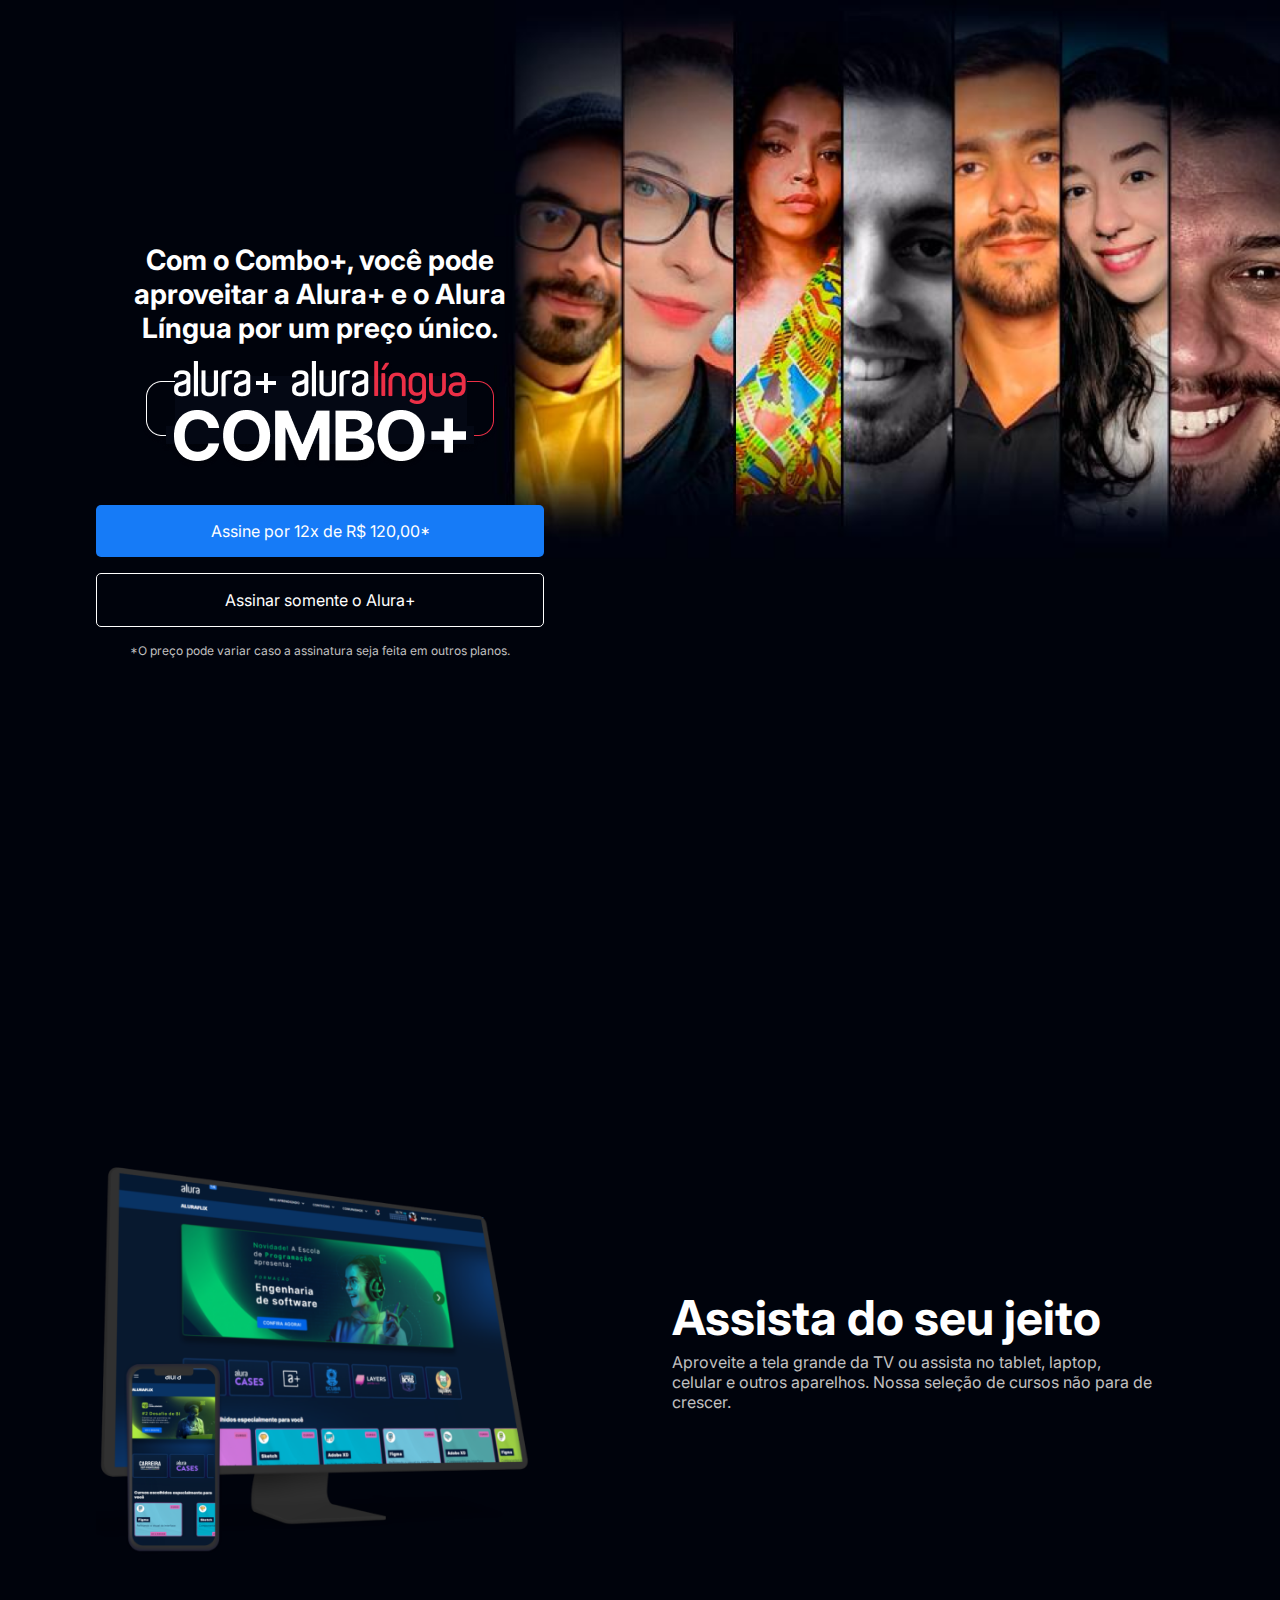
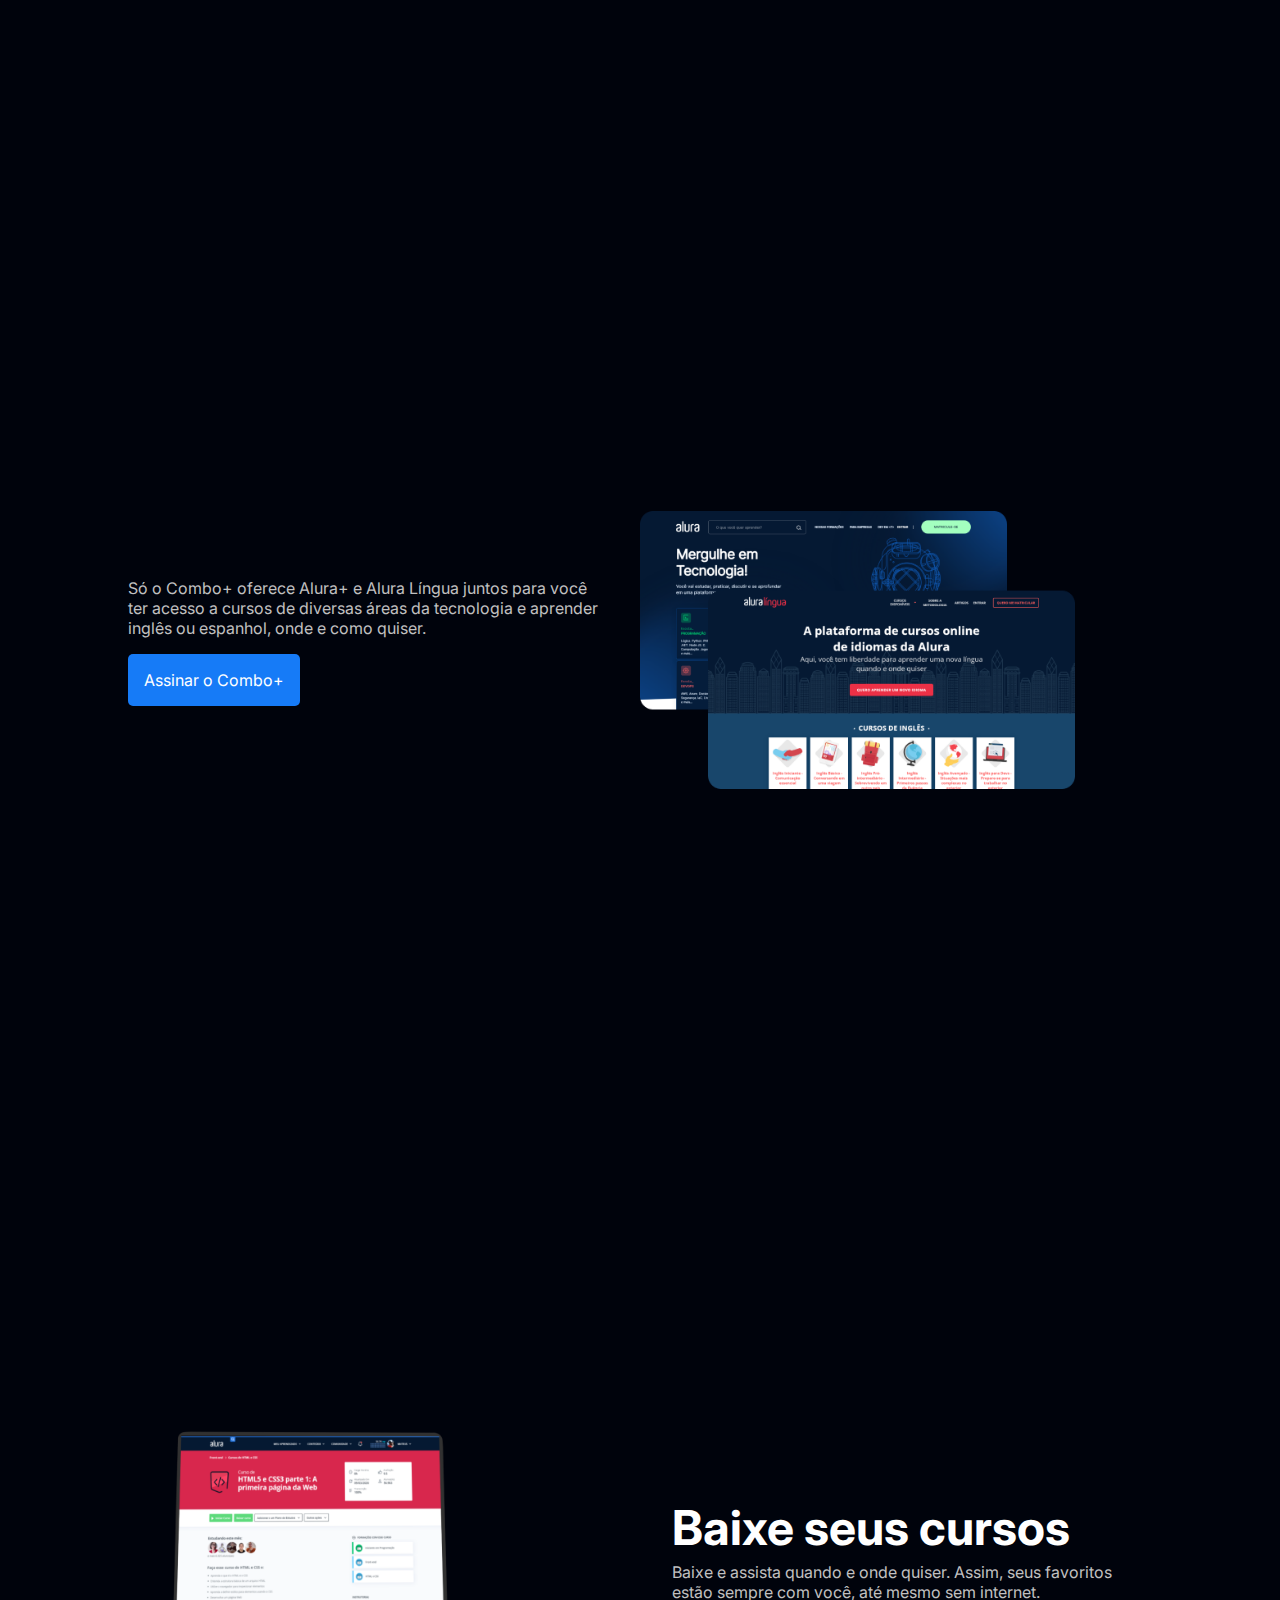
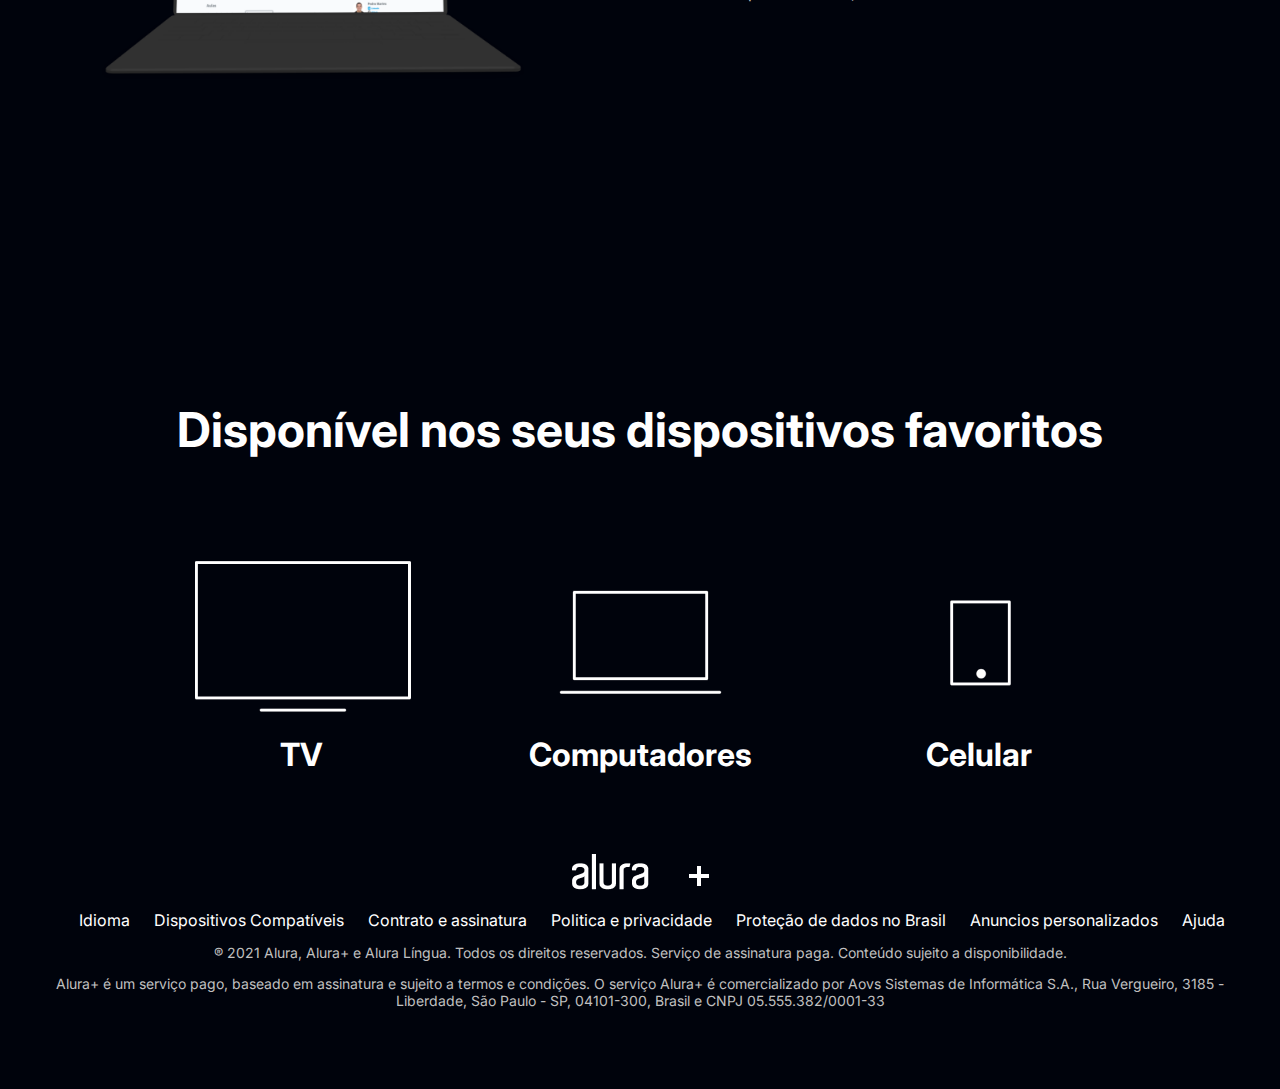
<file: index.html>
<!DOCTYPE html>
<html lang="pt-br">
<head>
    <meta charset="UTF-8">
    <meta http-equiv="X-UA-Compatible" content="IE=edge">
    <meta name="viewport" content="width=device-width, initial-scale=1.0">
    <link rel="stylesheet" href="style.css">
    <link rel="preconnect" href="https://fonts.googleapis.com">
    <link rel="preconnect" href="https://fonts.gstatic.com" crossorigin>
    <link href="https://fonts.googleapis.com/css2?family=Inter&family=Montserrat:wght@100&display=swap" rel="stylesheet">
    <title>Alura Plus</title>
</head>
<body>
    <section class="container principal">
        <div class="container__caixa">
            <h1 class="container__titulo">Com o Combo+, você pode aproveitar a Alura+ e o Alura Língua por um preço único.</h1>
            <img src="imagens/Combo.png" alt="O combo alura+ e alura linguas" class="container__imagem">
            <a href="www.alura.com.br" class="container__botao">Assine por 12x de R$ 120,00*</a>
            <a href="www.alura.com.br" class="container__botao botao_secundario">Assinar somente o Alura+</a>
            <p class="container__aviso">*O preço pode variar caso a assinatura seja feita em outros planos.</p>
        </div>
    </section>

    <section class="container secundario">
        <img src="imagens/Plataformas.png" alt="Um monitor e um celular" class="secundario__imagem">
        <div class="container__descricao">
            <h2 class="descricao__titulo">Assista do seu jeito</h2>
            <p class="descricao__texto">Aproveite a tela grande da TV ou assista no tablet, laptop, celular e outros aparelhos. Nossa seleção de cursos não para de crescer.</p>
        </div>
    </section>

    <section class="container secundario">
        <div class="container__descricao">
            <p class="descricao__texto">Só o Combo+ oferece Alura+ e Alura Língua juntos para você ter acesso a cursos de diversas áreas da tecnologia e aprender inglês ou espanhol, onde e como quiser.</p>
            <a href="www.alura.com.br" class="container__botao secundario__botao">Assinar o Combo+</a>
        </div>
        <img src="imagens/Telas.png" alt="tela da aluraplus e do alura linguas" class="secundario__imagem">
    </section>

    <section class="container secundario">
        <img src="imagens/Notebook.png" alt="Notebook com a página do curso HTML5 e CSS3 da Alura aberta" class="secundario__imagem">
        <div class="container__descricao">
            <h2 class="descricao__titulo">Baixe seus cursos</h2>
            <p class="descricao__texto">Baixe e assista quando e onde quiser. Assim, seus favoritos estão sempre com você, até mesmo sem internet.</p>
        </div>
    </section>

    <section class="dispositivos">
        <h2 class="dispositivos__titulo">Disponível nos seus dispositivos favoritos</h2>
        <ul class="dispositivos__lista">
            <li>
                <img src="imagens/tv.png" alt="TV">
                <h3 class="lista__item">TV</h3>
            </li>
            <li>
                <img src="imagens/computador.png" alt="Computador">
                <h3 class="lista__item">Computadores</h3>
            </li>
            <li>
                <img src="imagens/celular.png" alt="Celular">
                <h3 class="lista__item">Celular</h3>
            </li>
        </ul>
    </section>

    <footer class="rodape">
        <img src="imagens/Logo.png" alt="Alura+" class="rodape__logo">
        <ul class="rodape__lista">
            <li class="lista__link">
                <a href="#">Idioma</a>
            </li>
            <li class="lista__link">
                <a href="#">Dispositivos Compatíveis </a>
            </li>
            <li class="lista__link">
                <a href="#">Contrato e assinatura</a>
            </li>
            <li class="lista__link">
                <a href="#">Politica e privacidade</a>
            </li>
            <li class="lista__link">
                <a href="#">Proteção de dados no Brasil</a>
            </li>
            <li class="lista__link">
                <a href="#">Anuncios personalizados</a>
            </li>
            <li class="lista__link">
                <a href="#">Ajuda</a>
            </li>
        </ul>
        <p class="rodape__texto">® 2021 Alura, Alura+ e Alura Língua. Todos os direitos reservados. Serviço de assinatura paga. Conteúdo sujeito a disponibilidade.</p>
        <p class="rodape__texto">Alura+ é um serviço pago, baseado em assinatura e sujeito a termos e condições. O serviço Alura+ é comercializado por Aovs Sistemas de Informática S.A., Rua Vergueiro, 3185 - Liberdade, São Paulo - SP, 04101-300, Brasil e CNPJ 05.555.382/0001-33</p>

    </footer>
</body>
</html>
</file>
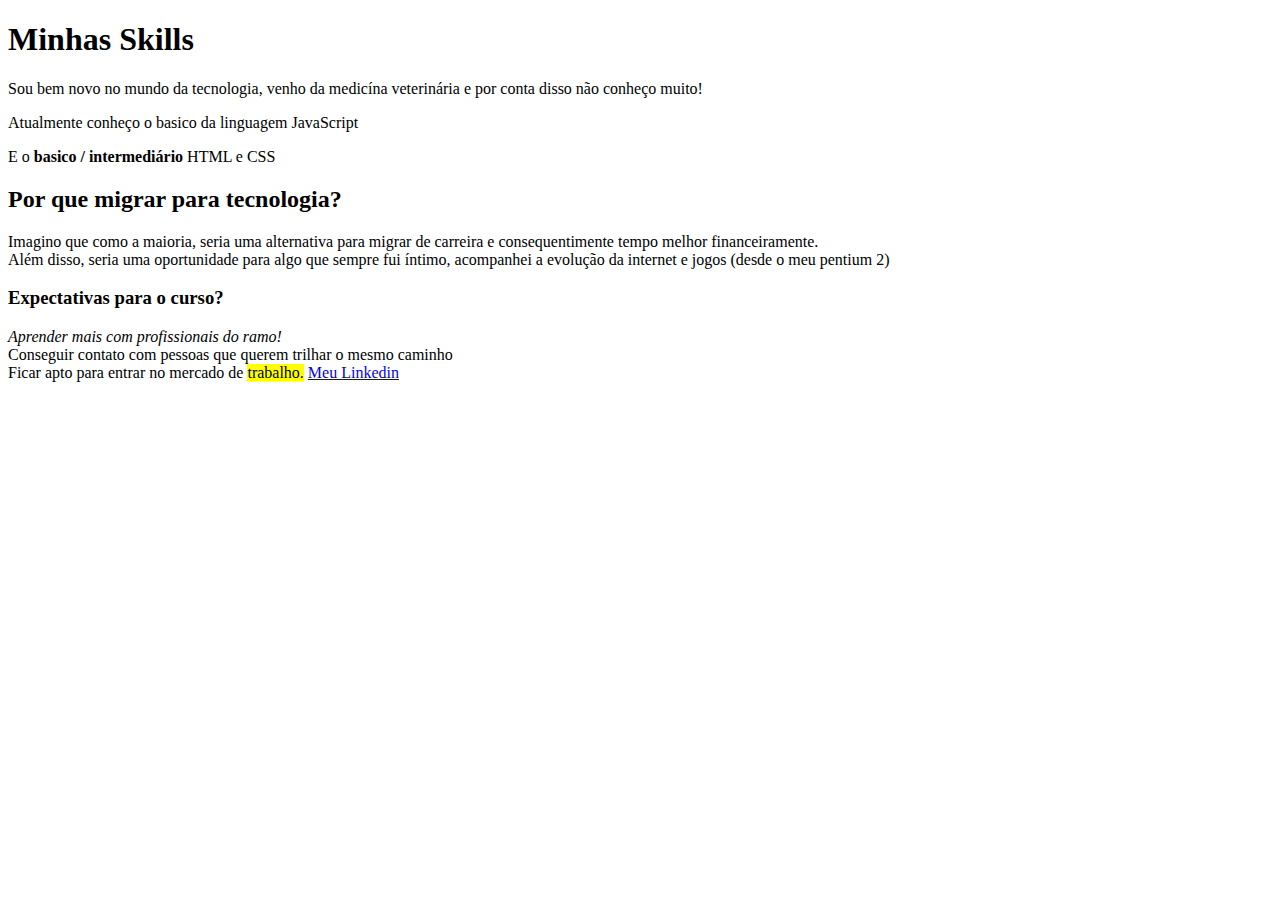
<file: problemagerador1/index.html>
<!DOCTYPE html>
<html lang="pt-br">
<head>
    <meta charset="UTF-8">
    <meta name="viewport" content="width=device-width, initial-scale=1.0">
    <title>Igor Benez Coelho de Souza</title>
</head>
<body>
    <main>
        <div>
            <h1 class="">Minhas Skills</h1>

            <p>Sou bem novo no mundo da tecnologia, venho da medicína veterinária e por conta disso não conheço muito!</p>
            <p>Atualmente conheço o basico da linguagem JavaScript</p>
            <p>E o <strong> basico / intermediário </strong> HTML e CSS </p>
        </div>
        <div>
            <h2>Por que migrar para tecnologia?</h2>
            <p>
                Imagino que como a maioria, seria uma alternativa para migrar de carreira e consequentimente tempo melhor financeiramente.<br>
                Além disso, seria uma oportunidade para algo que sempre fui íntimo, acompanhei a evolução da internet e jogos (desde o meu pentium 2)
            </p>
        </div>
        <h3>Expectativas para o curso?</h3>
        <p><i>Aprender mais com profissionais do ramo!</i> <br>
           Conseguir contato com pessoas que querem trilhar o mesmo caminho <br>
           Ficar apto para entrar no mercado de <mark>trabalho.</mark> 
           <a href="https://www.linkedin.com/in/igor-benez-52671a236/">Meu Linkedin</a>
        </p>
    </main>
    
</body>
</html>
</file>
<file: style.css>
:root {
    --branco-principal: #FFFFFF;
    --cinza-secundario: #C0C0C0;
    --botao-azul: #167BF7;
    --cor-de-fundo: #00030C;
    --fonte-principal: 'Inter';
}   

* {
    padding: 0;
    margin: 0;
}

body {
    background-color: var(--cor-de-fundo);
    color: var(--branco-principal);
    font-family: var(--fonte-principal);
    font-size: 16px;
    font-weight: 400;
}

.container__caixa {
    margin: 0 6em;
}

.principal {
    background-image: url(imagens/Background.png);
    background-repeat: no-repeat;
    background-size: contain;
    align-items: center;
    text-align: center;
}

.container__titulo {
    font-size: 28px;
    font-weight: 700;
}

.container__imagem {
    margin: 1em 0 2em 0;
}

.container {
    height: 100vh;
    display: grid;
    grid-template-columns: 50% 50%;
    
}

.container__botao {
    background-color: var(--botao-azul);
    border-radius: 5px;
    padding: 1em;
    color: var(--branco-principal);
    display: block;
    text-decoration: none;
    margin-bottom: 1em;
}

.botao_secundario {
    background-color: transparent;
    border: 1px solid var(--branco-principal);
}

.container__aviso {
    font-size: 12px;
    color: var(--cinza-secundario);
}

.secundario__imagem {
    width: 80%;
}

.secundario {
    align-items: center;
    margin: 0 6em;
}

.descricao__titulo {
    font-weight: 700;
    font-size: 48px;
    color: var(--branco-principal);
    margin-bottom: 0.1em;
}

.descricao__texto {
    color: var(--cinza-secundario);
}

.secundario__botao {
    display: inline-block;
    margin-top: 1em;
}

.container__descricao {
    padding: 2em;
}

.dispositivos__lista {
    display: flex;
    justify-content: center;
    list-style-type: none;
    margin: 5em 0;
}

.dispositivos {
    text-align: center;
}

.dispositivos__titulo {
    font-size: 48px;
    color: var(--branco-principal);
    
}

.lista__item {
    font-size: 32px;
    color: var(--branco-principal);
}

.rodape {
    text-align: center;
    margin: 5em 3em;
}

.rodape__lista {
    display: flex;
    justify-content: center;
    list-style-type: none;
    margin-top: 1em;
}

.lista__link a {
    text-decoration: none;
    color: var(--branco-principal);
    margin-left: 1.5em;
}

.rodape__texto {
    margin: 1em 0;
    color: var(--cinza-secundario);
    font-size: 14px;
}

.lista__link a:hover {
    color: var(--botao-azul);
}
</file>
